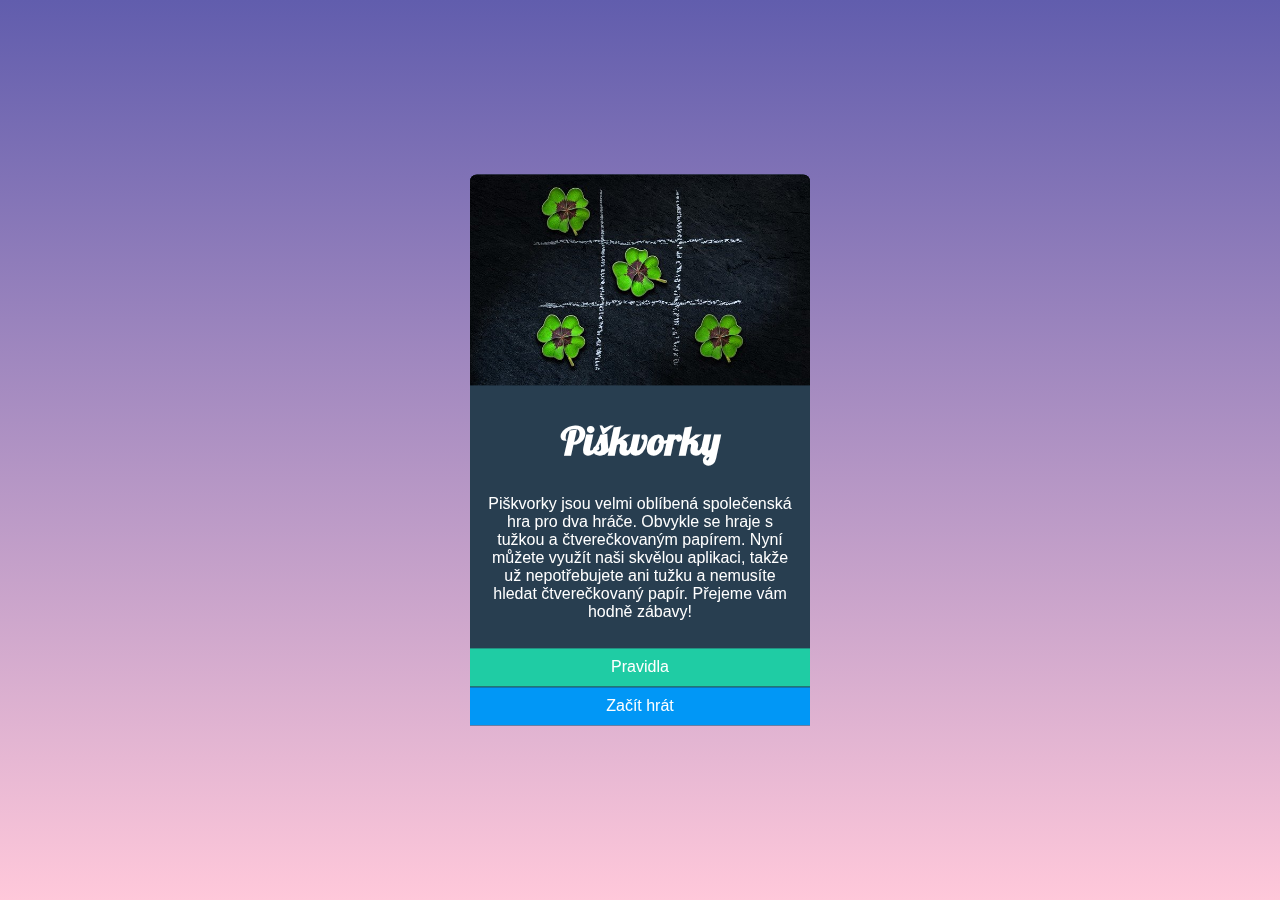
<file: index.html>
<!DOCTYPE html>
<html lang="cs">
  <head>
    <meta charset="UTF-8" />
    <meta http-equiv="X-UA-Compatible" content="IE=edge" />
    <meta name="viewport" content="width=device-width, initial-scale=1.0" />

    <title>Piškvorky</title>

    <link rel="stylesheet" type="text/css" href="styly.css" />

    <link rel="preconnect" href="https://fonts.gstatic.com" />
    <link
      href="https://fonts.googleapis.com/css2?family=Lobster&display=swap"
      rel="stylesheet"
    />
  </head>
  <body>
    <div class="stranka uvodni">
      <div class="obrazek">
        <img src="img/uvodni.jpg" alt="Piškvorky" />
      </div>

      <div class="text">
        <h1>Piškvorky</h1>

        <p>
          Piškvorky jsou velmi oblíbená společenská hra pro dva hráče. Obvykle
          se hraje s tužkou a čtverečkovaným papírem. Nyní můžete využít naši
          skvělou aplikaci, takže už nepotřebujete ani tužku a nemusíte hledat
          čtverečkovaný papír. Přejeme vám hodně zábavy!
        </p>
      </div>

      <div class="menu">
        <ul>
          <li><a href="pravidla.html" class="cudlik pravidla">Pravidla</a></li>
          <li><a href="index.html" class="cudlik hrat">Začít hrát</a></li>
        </ul>
      </div>
    </div>
  </body>
</html>
</file>
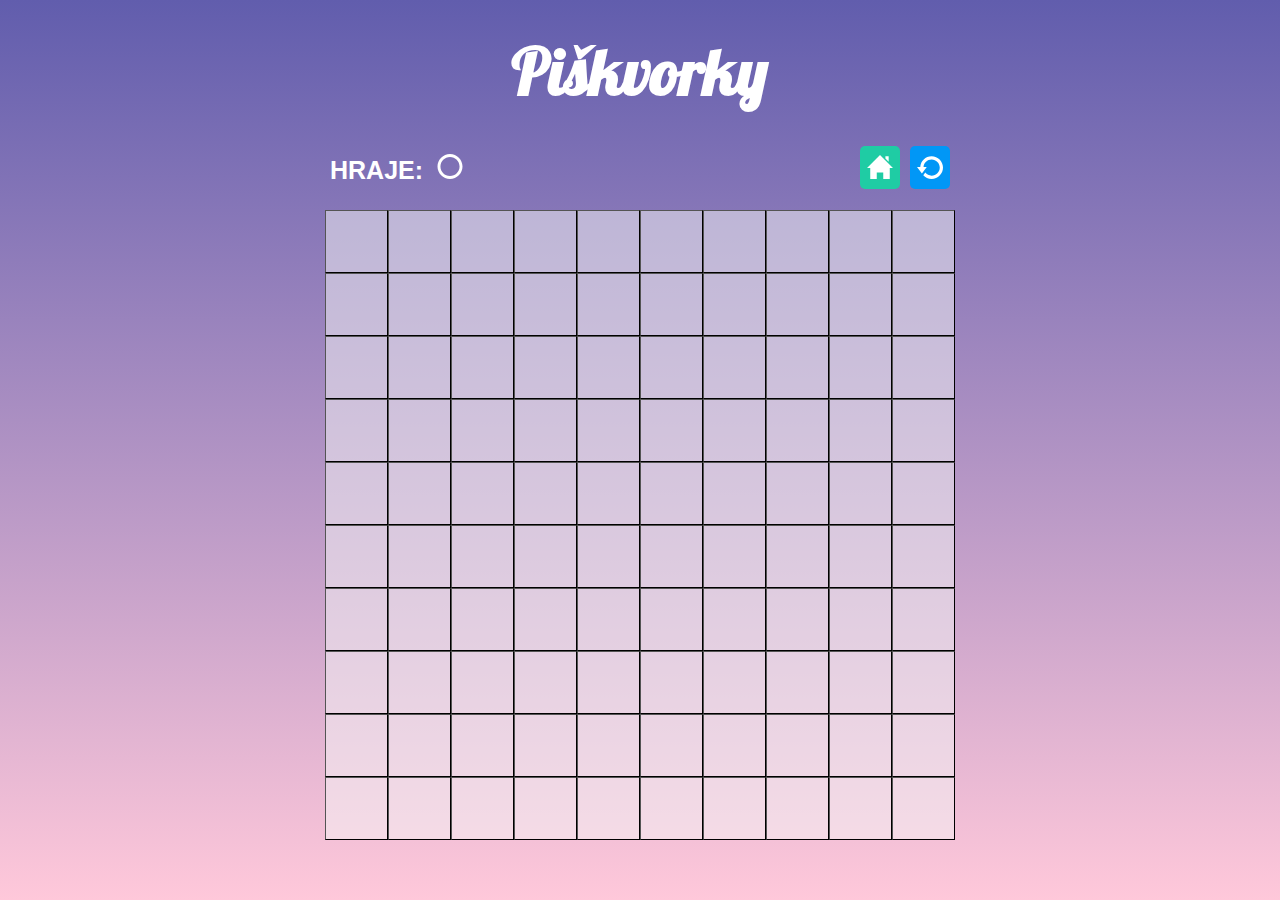
<file: hra.html>
<!DOCTYPE html>
<html lang="cs">
  <head>
    <meta charset="UTF-8" />
    <meta http-equiv="X-UA-Compatible" content="IE=edge" />
    <meta name="viewport" content="width=device-width, initial-scale=1.0" />
    <title>Hra - Piškvorky</title>

    <link rel="stylesheet" type="text/css" href="styly.css" />

    <link rel="preconnect" href="https://fonts.gstatic.com" />
    <link
      href="https://fonts.googleapis.com/css2?family=Lobster&display=swap"
      rel="stylesheet"
    />
  </head>
  <body>
    <div class="hra">
      <h1 id="nadpis--hra">Piškvorky</h1>
      <div class="menu--hra">
        <ul>
          <li class="hraje">HRAJE:
            <img id="znacka" class="kolecko trans_bila" src="img/circle.svg" alt="bile kolecko">
          </li>
          <li class="domu"><a href="index.html" class="cudlik--hra index"><img src="img/home.svg"></a></li>
          <li class="restart"><a href="hra.html" class="cudlik--hra hrat"><img src="img/restart.svg"></a></li>
        </ul>
      </div>

      <div class="pole">
        <button class="btn" id="btn1"></button><button class="btn"></button><button class="btn"></button><button class="btn" id="btn4"></button><button class="btn"></button><button class="btn"></button><button class="btn"></button><button class="btn"></button><button class="btn"></button><button class="btn"></button><button class="btn"></button><button class="btn"></button><button class="btn"></button><button class="btn"></button><button class="btn"></button><button class="btn"></button><button class="btn"></button><button class="btn"></button><button class="btn"></button><button class="btn"></button><button class="btn"></button><button class="btn"></button><button class="btn"></button><button class="btn"></button><button class="btn"></button><button class="btn"></button><button class="btn"></button><button class="btn"></button><button class="btn"></button><button class="btn"></button><button class="btn"></button><button class="btn"></button><button class="btn"></button><button class="btn"></button><button class="btn"></button><button class="btn"></button><button class="btn"></button><button class="btn"></button><button class="btn"></button><button class="btn"></button><button class="btn"></button><button class="btn"></button><button class="btn"></button><button class="btn"></button><button class="btn"></button><button class="btn"></button><button class="btn"></button><button class="btn"></button><button class="btn"></button><button class="btn"></button><button class="btn"></button><button class="btn"></button><button class="btn"></button><button class="btn"></button><button class="btn"></button><button class="btn"></button><button class="btn"></button><button class="btn"></button><button class="btn"></button><button class="btn"></button><button class="btn"></button><button class="btn"></button><button class="btn"></button><button class="btn"></button><button class="btn"></button><button class="btn"></button><button class="btn"></button><button class="btn"></button><button class="btn"></button><button class="btn"></button><button class="btn"></button><button class="btn"></button><button class="btn"></button><button class="btn"></button><button class="btn"></button><button class="btn"></button><button class="btn"></button><button class="btn"></button><button class="btn"></button><button class="btn"></button><button class="btn"></button><button class="btn"></button><button class="btn"></button><button class="btn"></button><button class="btn"></button><button class="btn"></button><button class="btn"></button><button class="btn"></button><button class="btn"></button><button class="btn"></button><button class="btn"></button><button class="btn"></button><button class="btn"></button><button class="btn"></button><button class="btn"></button><button class="btn"></button><button class="btn"></button><button class="btn"></button><button class="btn"></button><button class="btn"></button>
      </div>
  </div>

  <script src="index.js"></script>
  </body>
  </html>
</file>
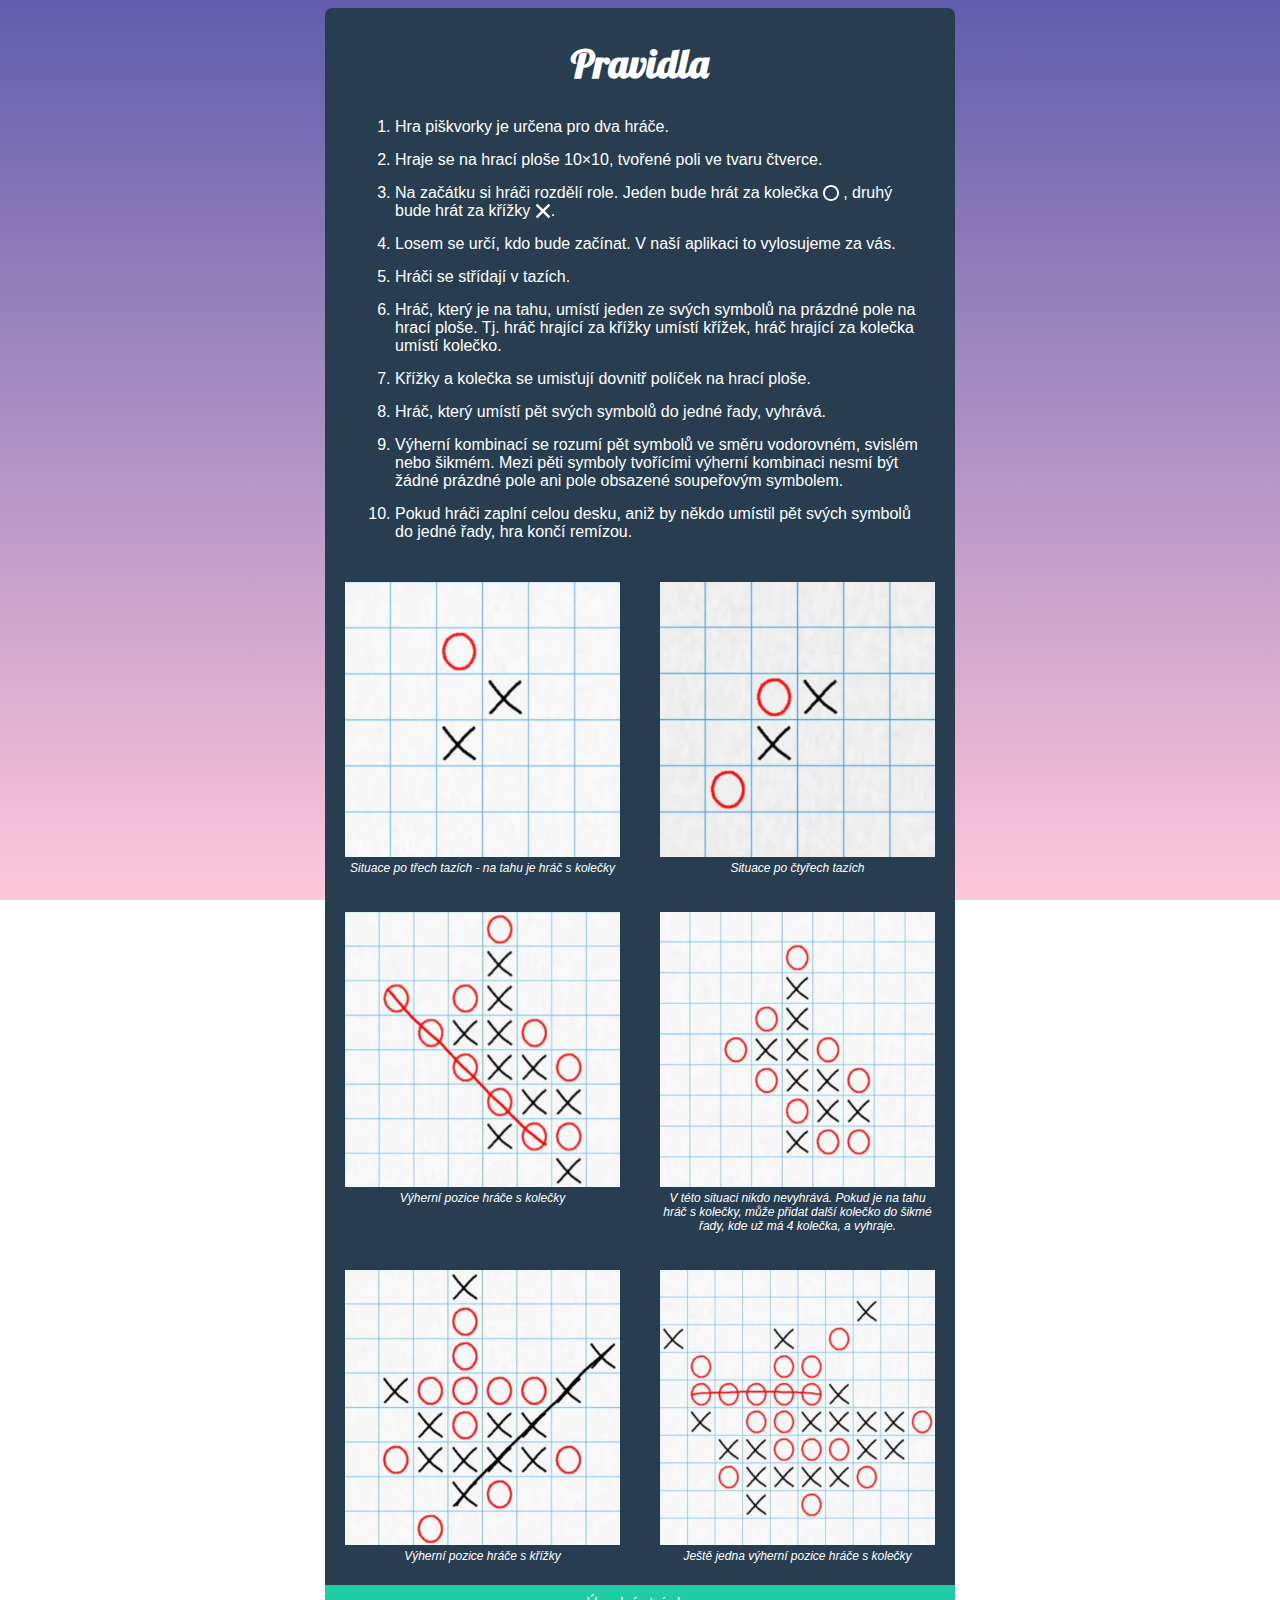
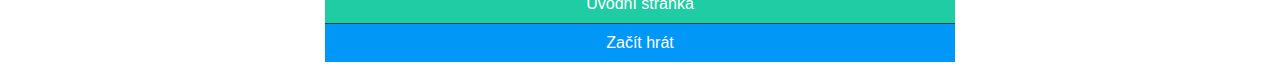
<file: pravidla.html>
<!DOCTYPE html>
<html lang="cs">
  <head>
    <meta charset="UTF-8" />
    <meta http-equiv="X-UA-Compatible" content="IE=edge" />
    <meta name="viewport" content="width=device-width, initial-scale=1.0" />
    <title>Pravidla - Piškvorky</title>

    <link rel="stylesheet" type="text/css" href="styly.css" />

    <link rel="preconnect" href="https://fonts.gstatic.com" />
    <link
      href="https://fonts.googleapis.com/css2?family=Lobster&display=swap"
      rel="stylesheet"
    />
  </head>
  <body>
    <div class="stranka stranka--pravidla">
      <h1>Pravidla</h1>
      <ol class="text text--cislovany">
        <li>Hra piškvorky je určena pro dva hráče.</li>
        <li>Hraje se na hrací ploše 10×10, tvořené poli ve tvaru čtverce.</li>
        <li>
          Na začátku si hráči rozdělí role. Jeden bude hrát za kolečka
          <img class="kolecko trans_bila" src="img/circle.svg" alt="bile kolecko" />
          , druhý bude hrát za křížky
          <img class="krizek trans_bila" src="img/cross.svg" alt="bily krizek" />.
        </li>
        <li>
          Losem se určí, kdo bude začínat. V naší aplikaci to vylosujeme za vás.
        </li>
        <li>Hráči se střídají v tazích.</li>
        <li>
          Hráč, který je na tahu, umístí jeden ze svých symbolů na prázdné pole
          na hrací ploše. Tj. hráč hrající za křížky umístí křížek, hráč hrající
          za kolečka umístí kolečko.
        </li>
        <li>Křížky a kolečka se umisťují dovnitř políček na hrací ploše.</li>
        <li>Hráč, který umístí pět svých symbolů do jedné řady, vyhrává.</li>
        <li>
          Výherní kombinací se rozumí pět symbolů ve směru vodorovném, svislém
          nebo šikmém. Mezi pěti symboly tvořícími výherní kombinaci nesmí být
          žádné prázdné pole ani pole obsazené soupeřovým symbolem.
        </li>
        <li>
          Pokud hráči zaplní celou desku, aniž by někdo umístil pět svých
          symbolů do jedné řady, hra končí remízou.
        </li>
      </ol>

      <div class="pravidla--instrukce">
        <figure>
          <img src="img/instructions-01.jpg" alt="Situace po třech tazích" />
          <figcaption>
            Situace po třech tazích - na tahu je hráč s kolečky
          </figcaption>
        </figure>

        <figure>
          <img src="img/instructions-02.jpg" alt="Situace po čtyřech tazích" />
          <figcaption>Situace po čtyřech tazích</figcaption>
        </figure>

        <figure>
          <img src="img/instructions-03.jpg" alt="Výherní pozice hráče s kolečky" />
          <figcaption>Výherní pozice hráče s kolečky</figcaption>
        </figure>

        <figure>
          <img src="img/instructions-04.jpg" alt="Rozehraná hra" />
          <figcaption>
            V této situaci nikdo nevyhrává. Pokud je na tahu hráč s kolečky,
            může přidat další kolečko do šikmé řady, kde už má 4 kolečka, a
            vyhraje.
          </figcaption>
        </figure>

        <figure>
          <img src="img/instructions-05.jpg" alt="Výherní pozice hráče s křížky" />
          <figcaption>Výherní pozice hráče s křížky</figcaption>
        </figure>

        <figure>
          <img
            src="img/instructions-06.jpg"
            alt="Ještě jedna výherní pozice hráče s kolečky"
          />
          <figcaption>Ještě jedna výherní pozice hráče s kolečky</figcaption>
        </figure>
      </div>

      <div class="menu">
        <ul>
          <li><a href="index.html" class="cudlik index">Úvodní stránka</a></li>
          <li><a href="hra.html" class="cudlik hrat">Začít hrát</a></li>
        </ul>
      </div>
    </div>
  </body>
</html>
</file>
<file: styly.css>
body {
  font-family: sans-serif;
  color: #ffffff;
  background: linear-gradient(#615dad, #ffc8da) fixed;
  background-size: cover;
  min-height: 100%;
  }

h1 {
  font-family: 'Lobster', cursive;
  text-align: center;
  font-size: 40px;
  flex-shrink: 1;
  margin: 30px 0;
}

p {
  text-align: center;
}

.stranka {
  display: flex;
  flex-direction: column;
  width: 340px;
  background-color: #283e50;
}

.uvodni {
  border-radius: 7px 7px 0 0;
  overflow: hidden;
  position: fixed;
  top: 50%;
  left: 50%;
  transform: translate(-50%, -50%);
}

.stranka--pravidla {
  border-radius: 7px 7px 0 0;
  margin: 0 auto;
}

img {
  width: 100%;

}

.obrazek {
  flex-basis: 30px;
  background-image: url(uvodni.jpg);
  background-repeat: no-repeat;
  background-position: center;
  background-size: cover;
}

.menu ul {
  list-style-type: none;
  padding: 0;
  margin: 0;
}

.text {
  size: 18px;
  margin: 0 15px 10px 15px;
}

.menu .cudlik {
  text-decoration: none;
  display: block;
  padding: 10px 20px;
  text-align: center;
  flex-basis: 100%;
  margin: 1px 0 0 0;
}

.menu .pravidla,
.menu .index,
.domu {
  background-color: #1fcca4;
  color: #ffffff;
}

.menu .pravidla:hover,
.menu .pravidla:focus,
.menu .pravidla:active,
.menu .index:hover,
.menu .index:focus,
.menu .index:active,
.domu:hover,
.domu:focus,
.domu:active {
  background-color: #1cbb96;
}

.menu .hrat,
.restart {
  background-color: #0197f6;
  color: #ffffff;
}

.menu .hrat:hover,
.menu .hrat:focus,
.menu .hrat:active,
.restart:hover,
.restart:focus,
.restart:active {
  background-color: #0090e9;
}

figcaption {
  text-align: center;
  font-style: italic;
  margin-bottom: 5px;
}

.text--cislovany li {
  margin: 0 15px 15px 15px;
}

.kolecko,
.krizek {
  display: inline-block;
  width: 1em;
  height: 1em;
  vertical-align: text-bottom;
}

.trans_bila {
  filter: invert(100%);
}

figure {
  margin-inline-start: 20px;
  margin-inline-end: 20px;
  flex-grow: 1;
}


@media screen and (min-width: 800px) {
  .stranka--pravidla {
    width: 630px;
  }

  figure {
    width: 43%;
  }

  .pravidla--instrukce {
    display: flex;
    flex-wrap: wrap;
  }

  figcaption {
    font-size: 12px;
  }
}

/* hra */

@keyframes scale {
  from {
    background-size: 0%;
  }
  to {
    background-size: 75%;
  }
}

.hra {
  width: 70vmin;
  margin: 0 auto;
}

#nadpis--hra {
  font-size: 65px;
}

.menu--hra ul {
  list-style-type: none;
  display: flex;
  padding: 0;
  }

  .hraje {
    flex-basis: 45vw;
    flex-grow: 1;
    font-weight: 700;
    font-size: 25px;
  }

  .hraje a {
    margin: auto;
    width: 10%;
  }

.menu--hra li {
  margin: 5px;
  flex-basis: 40px;
  border-radius: 5px;
}

.menu--hra img {
  width: 26px;
  margin: 8px 7px 5px 7px;
}

.pole {
  display: flex;
  flex-wrap: wrap;
  width: 70vmin;
  height: 70vmin;
 }

.pole button {
  background-color: rgba(245, 245, 245, 0.5);
  width: 10%;
  padding: 0;
  border-width: .5px;
  border-color: black;
}

.pole button:hover,
.pole button:active,
.pole button:focus {
  background-color: rgba(245, 245, 245, 0.7);
}

.pole--kolecko {
  background-image: url('img/circle.svg');
  background-repeat:no-repeat;
  background-size: 85%;
  background-position-x: center;
  background-position-y: center;
  animation: scale 0.25s linear;
  filter: invert(15%);
}

.pole--krizek {
  background-image: url('img/cross.svg');
  background-repeat:no-repeat;
  background-size: 85%;
  background-position-x: center;
  background-position-y: center;
  animation: scale 0.25s linear;
  filter: invert(15%);
}
</file>
